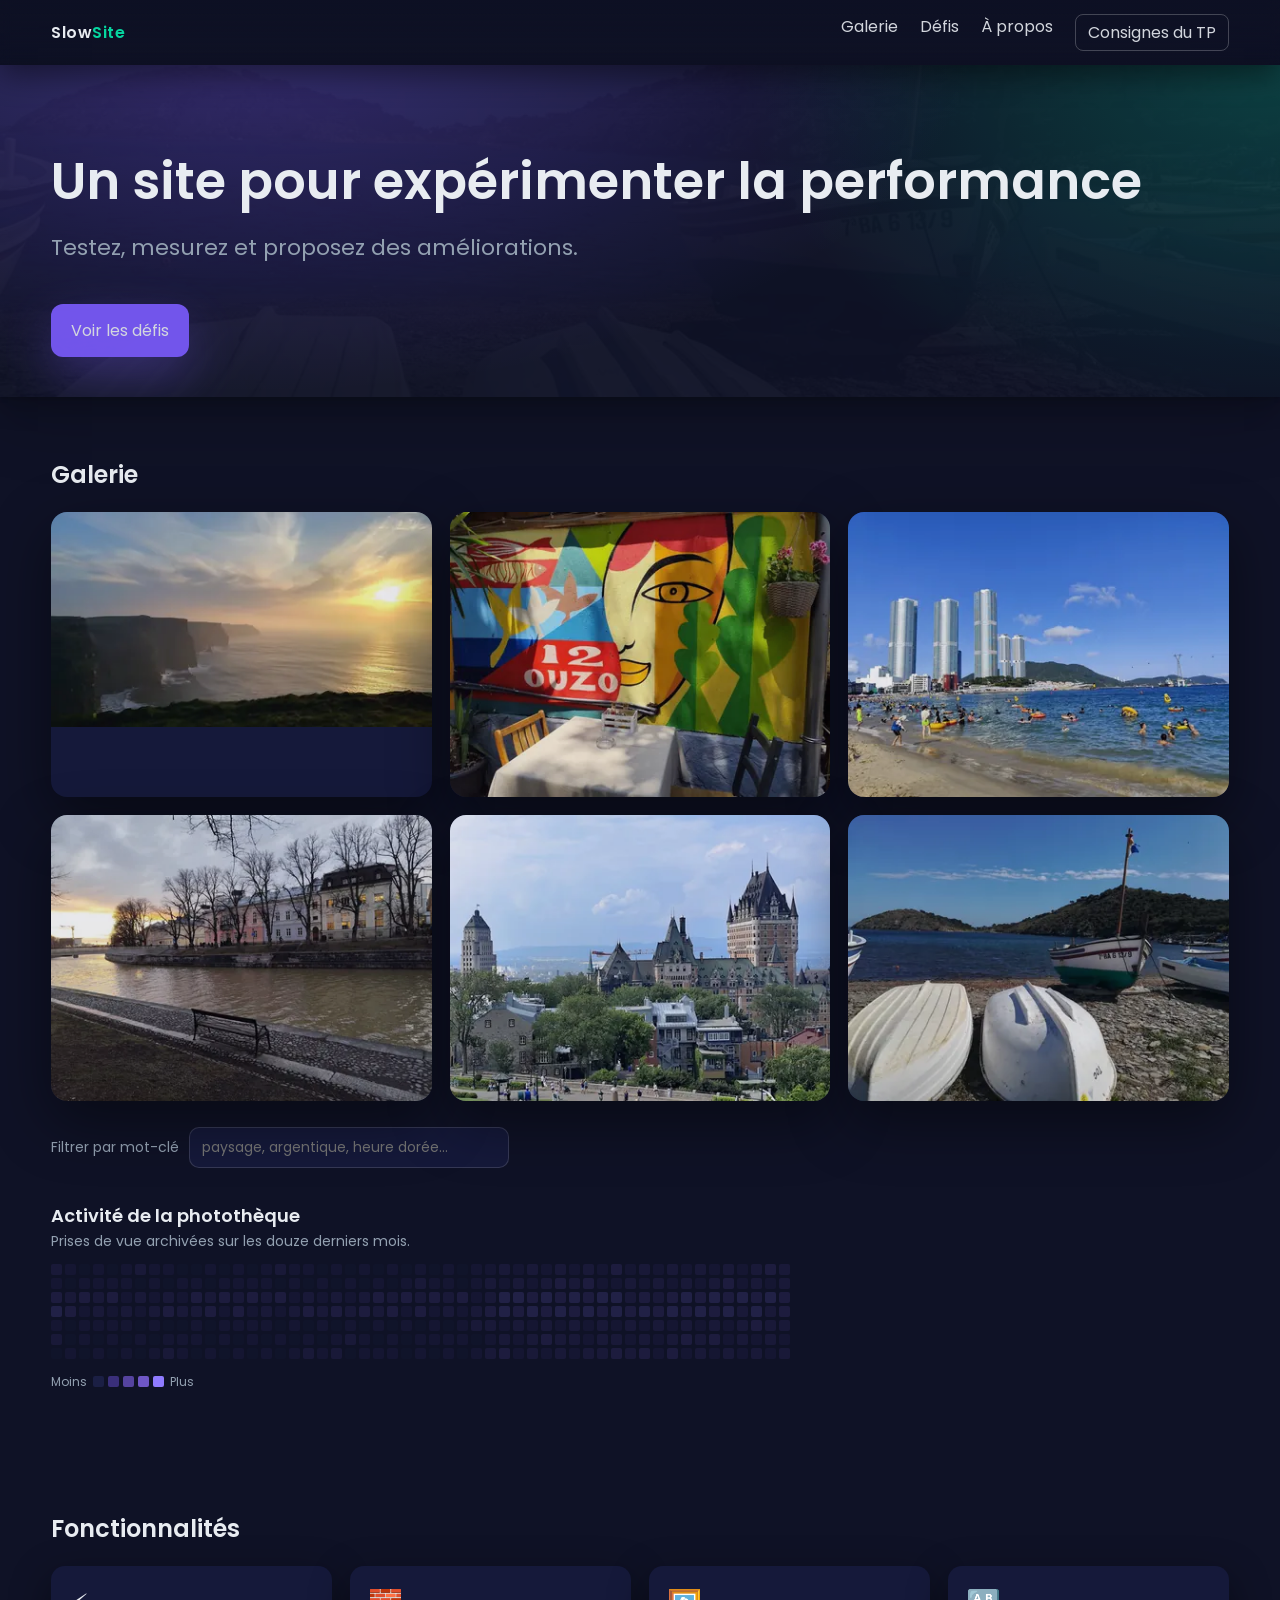
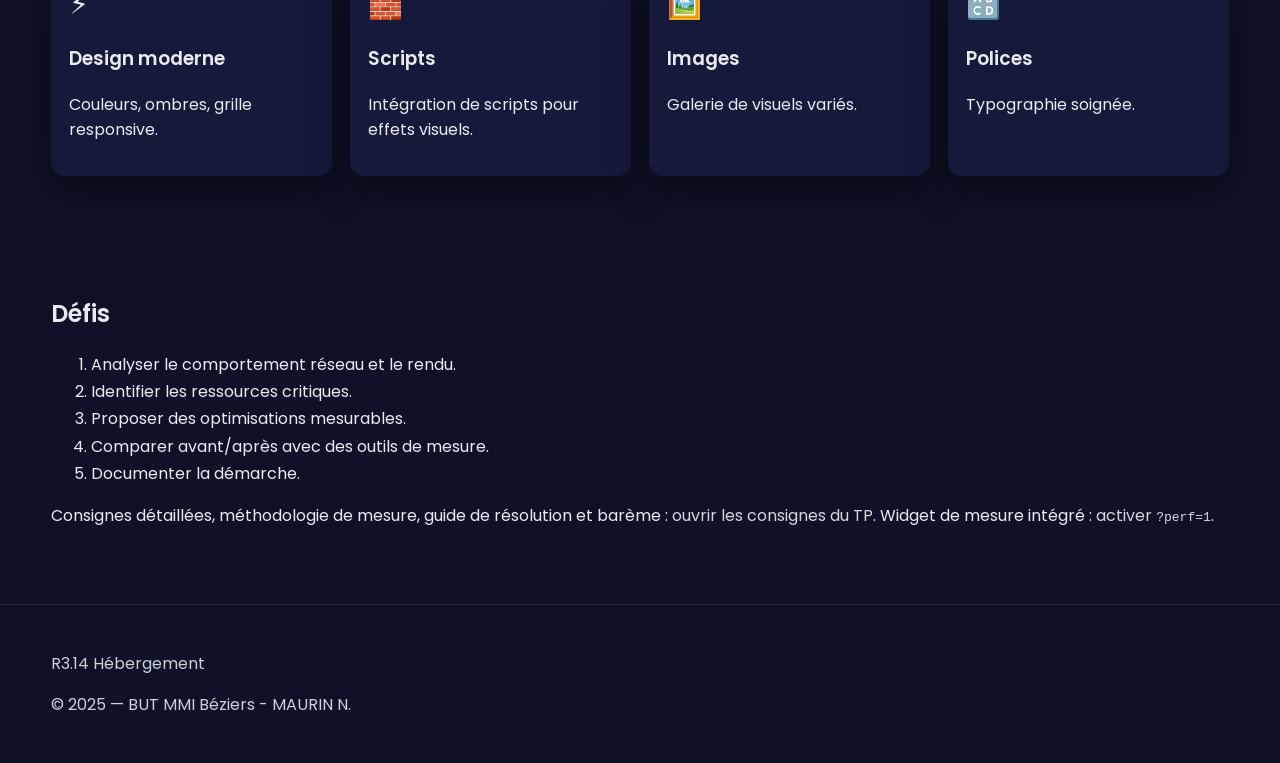
<file: index.html>
<!DOCTYPE html>
<html lang="fr">
  <head>
    <meta charset="utf-8" />
    <meta name="viewport" content="width=device-width, initial-scale=1" />
    <title>Site non optimisé...</title>

    <link rel="icon" type="image/svg+xml" href="img/favicon.svg" />
    <link rel="icon" type="image/png" sizes="32x32" href="img/favicon.png" />
    <link rel="preload" as="font" type="font/woff2" href="fonts/poppins-400-latin.woff2" crossorigin />
    <link rel="preload" as="font" type="font/woff2" href="fonts/poppins-600-latin.woff2" crossorigin />

    <link rel="stylesheet" href="css/styles.css" />

    <script src="js/app.js" defer></script>

    <!-- ===== Infrastructure du TP : hors exercice =====================
         Le bouton « Consignes » et sa fenêtre ne font pas partie du site à
         optimiser. Inutile de les analyser, les optimiser ou les supprimer.
         Volontairement en ligne : aucune requête supplémentaire, et rien ne
         casse quand vous réécrivez css/styles.css ou js/app.js.
         ================================================================ -->
    <style>
      .tp-link{border:1px solid rgba(255,255,255,.25);border-radius:8px;padding:5px 12px}
      .tp-link:hover{background:rgba(255,255,255,.08)}
      /* Cette entrée de menu supplémentaire fait déborder la barre sur petit
         écran : on autorise le retour à la ligne. */
      @media (max-width:640px){
        .menu{flex-wrap:wrap;justify-content:flex-end;gap:8px 14px}
      }
      #tp-modal{width:min(1000px,94vw);height:min(86vh,900px);padding:0;border:0;
        border-radius:14px;background:#0f1226;color:#E8ECF1;overflow:hidden}
      #tp-modal::backdrop{background:rgba(4,6,18,.72)}
      .tp-modal-bar{display:flex;align-items:center;justify-content:space-between;
        gap:12px;padding:10px 14px;border-bottom:1px solid rgba(255,255,255,.12);
        font:600 15px/1.3 system-ui,Segoe UI,Roboto,Arial,sans-serif}
      .tp-modal-bar button{background:transparent;color:#E8ECF1;cursor:pointer;
        border:1px solid rgba(255,255,255,.25);border-radius:8px;padding:5px 11px;font:inherit}
      .tp-modal-bar button:hover{background:rgba(255,255,255,.1)}
      #tp-modal iframe{display:block;width:100%;height:calc(100% - 45px);border:0}
    </style>
  </head>
  <body>
    <div class="topbar">
      <div class="container nav">
        <div class="logo">Slow<span>Site</span></div>
        <div class="menu">
          <a href="#galerie">Galerie</a>
          <a href="#defis">Défis</a>
          <a href="#apropos">À propos</a>
          <a class="tp-link js-consignes" href="consignes.html">Consignes du TP</a>
        </div>
      </div>
    </div>

    <div class="hero">
      <div class="container hero-inner">
        <div class="hero-text">
          <h1>Un site pour expérimenter la performance</h1>
          <p>Testez, mesurez et proposez des améliorations.</p>
          <a class="cta" href="#defis">Voir les défis</a>
        </div>
      </div>
    </div>

    <div id="galerie" class="section gallery">
      <div class="container">
        <h2>Galerie</h2>
        <div class="grid">
          <div class="card" data-mots="paysage montagne aube brume grand angle">
            <a href="img1.html"><img src="img/img1-800.webp"
                 srcset="img/img1-400.webp 400w, img/img1-800.webp 800w, img/img1-1200.webp 1200w"
                 sizes="(max-width:560px) 92vw, (max-width:900px) calc(46vw - 9px), (max-width:1304px) calc(30.67vw - 12px), 388px"
                 width="800" height="452" decoding="async" alt="Image 1" /></a>
          </div>
          <div class="card" data-mots="architecture ville façade contraste élevé">
            <a href="img2.html"><img src="img/img2-800.webp"
                 srcset="img/img2-400.webp 400w, img/img2-800.webp 800w, img/img2-1200.webp 1200w"
                 sizes="(max-width:560px) 92vw, (max-width:900px) calc(46vw - 9px), (max-width:1304px) calc(30.67vw - 12px), 388px"
                 width="800" height="600" decoding="async" alt="Image 2" /></a>
          </div>
          <div class="card" data-mots="portrait studio clair-obscur noir profond">
            <a href="img3.html"><img src="img/img3-800.webp"
                 srcset="img/img3-400.webp 400w, img/img3-800.webp 800w, img/img3-1200.webp 1200w"
                 sizes="(max-width:560px) 92vw, (max-width:900px) calc(46vw - 9px), (max-width:1304px) calc(30.67vw - 12px), 388px"
                 width="800" height="600" decoding="async" alt="Image 3" /></a>
          </div>
          <div class="card" data-mots="littoral falaise heure dorée pose longue">
            <a href="img4.html"><img src="img/img4-800.webp"
                 srcset="img/img4-400.webp 400w, img/img4-800.webp 800w, img/img4-1200.webp 1200w"
                 sizes="(max-width:560px) 92vw, (max-width:900px) calc(46vw - 9px), (max-width:1304px) calc(30.67vw - 12px), 388px"
                 width="800" height="600" loading="lazy" decoding="async" alt="Image 4" /></a>
          </div>
          <div class="card" data-mots="photo de rue ruelle silhouette monochrome">
            <a href="img5.html"><img src="img/img5-800.webp"
                 srcset="img/img5-400.webp 400w, img/img5-800.webp 800w, img/img5-1200.webp 1200w"
                 sizes="(max-width:560px) 92vw, (max-width:900px) calc(46vw - 9px), (max-width:1304px) calc(30.67vw - 12px), 388px"
                 width="800" height="600" loading="lazy" decoding="async" alt="Image 5" /></a>
          </div>
          <div class="card" data-mots="forêt sentier lumière rasante macro">
            <a href="img6.html"><img src="img/img6-800.webp"
                 srcset="img/img6-400.webp 400w, img/img6-800.webp 800w, img/img6-1200.webp 1200w"
                 sizes="(max-width:560px) 92vw, (max-width:900px) calc(46vw - 9px), (max-width:1304px) calc(30.67vw - 12px), 388px"
                 width="800" height="600" loading="lazy" decoding="async" alt="Image 6" /></a>
          </div>
        </div>
        <div class="gallery-filter">
          <label for="q">Filtrer par mot-clé</label>
          <input id="q" type="search" list="motscles" autocomplete="off"
                 placeholder="paysage, argentique, heure dorée…" />
          <datalist id="motscles"></datalist>
          <p id="filter-info" class="filter-info"></p>
        </div>

        <div class="activity">
          <h3 class="activity-title">Activité de la photothèque</h3>
          <p class="activity-sub">Prises de vue archivées sur les douze derniers mois.</p>
          <div class="activity-scroll">
            <div id="calendrier" class="calendar"></div>
          </div>
          <p class="activity-legend">
            <span>Moins</span>
            <i class="lvl lvl-0"></i><i class="lvl lvl-1"></i><i class="lvl lvl-2"></i><i class="lvl lvl-3"></i><i class="lvl lvl-4"></i>
            <span>Plus</span>
          </p>
        </div>
      </div>
    </div>

    <div id="apropos" class="section features">
      <div class="container">
        <h2>Fonctionnalités</h2>
        <div class="features-grid">
          <div class="feature">
            <div class="icon">⚡</div>
            <h3>Design moderne</h3>
            <p>Couleurs, ombres, grille responsive.</p>
          </div>
          <div class="feature">
            <div class="icon">🧱</div>
            <h3>Scripts</h3>
            <p>Intégration de scripts pour effets visuels.</p>
          </div>
          <div class="feature">
            <div class="icon">🖼️</div>
            <h3>Images</h3>
            <p>Galerie de visuels variés.</p>
          </div>
          <div class="feature">
            <div class="icon">🔠</div>
            <h3>Polices</h3>
            <p>Typographie soignée.</p>
          </div>
        </div>
      </div>
    </div>

    <div id="defis" class="section challenges">
      <div class="container">
        <h2>Défis</h2>
        <ol>
          <li>Analyser le comportement réseau et le rendu.</li>
          <li>Identifier les ressources critiques.</li>
          <li>Proposer des optimisations mesurables.</li>
          <li>Comparer avant/après avec des outils de mesure.</li>
          <li>Documenter la démarche.</li>
        </ol>
        <p>
          Consignes détaillées, méthodologie de mesure, guide de résolution et
          barème : <a class="js-consignes" href="consignes.html">ouvrir les
          consignes du TP</a>. Widget de mesure intégré :
          <a href="?perf=1">activer <code>?perf=1</code></a>.
        </p>
      </div>
    </div>

    <div class="footer">
      <div class="container">
        <p>R3.14 Hébergement</p>
        <p>© 2025 — BUT MMI Béziers - MAURIN N.</p>
      </div>
    </div>

    <!-- ===== Infrastructure du TP : hors exercice ===================== -->
    <dialog id="tp-modal" aria-labelledby="tp-modal-titre">
      <div class="tp-modal-bar">
        <span id="tp-modal-titre">Consignes du TP</span>
        <span>
          <a class="tp-link" href="consignes.html" target="_blank" rel="noopener">Ouvrir dans un onglet</a>
          <button type="button" data-tp-close>Fermer</button>
        </span>
      </div>
      <iframe title="Consignes du TP" data-src="consignes.html"></iframe>
    </dialog>

    <script>
      /* Ouvre les consignes en fenêtre modale. Sans JavaScript, ou si
         <dialog> n'est pas supporté, les liens naviguent normalement vers
         consignes.html : le contenu reste accessible dans tous les cas.
         L'iframe n'est chargée qu'à la première ouverture, pour ne rien
         ajouter au chargement de la page mesurée. */
      (function () {
        var modal = document.getElementById('tp-modal');
        var liens = document.querySelectorAll('.js-consignes');
        if (!modal || !liens.length || typeof modal.showModal !== 'function') return;

        var frame = modal.querySelector('iframe');
        for (var i = 0; i < liens.length; i++) {
          liens[i].addEventListener('click', function (e) {
            e.preventDefault();
            if (!frame.getAttribute('src')) {
              frame.setAttribute('src', frame.dataset.src);
            }
            modal.showModal();
          });
        }
        modal.querySelector('[data-tp-close]').addEventListener('click', function () {
          modal.close();
        });
        // Échap ne remonte pas d'une iframe vers le <dialog> parent : on
        // écoute donc aussi dans le document embarqué (même origine).
        frame.addEventListener('load', function () {
          try {
            frame.contentDocument.addEventListener('keydown', function (e) {
              if (e.key === 'Escape') modal.close();
            });
          } catch (err) { /* origine différente : la touche Échap n'agira pas */ }
        });
        // Clic sur le fond sombre : la cible est alors le <dialog> lui-même.
        modal.addEventListener('click', function (e) {
          if (e.target === modal) modal.close();
        });
      })();
      /* ================================================================ */

      if (new URLSearchParams(location.search).has('perf')) {
        var s = document.createElement('script');
        s.src = 'js/metrics.js';
        s.defer = true;
        document.head.appendChild(s);
      }
    </script>
  </body>
</html>
</file>
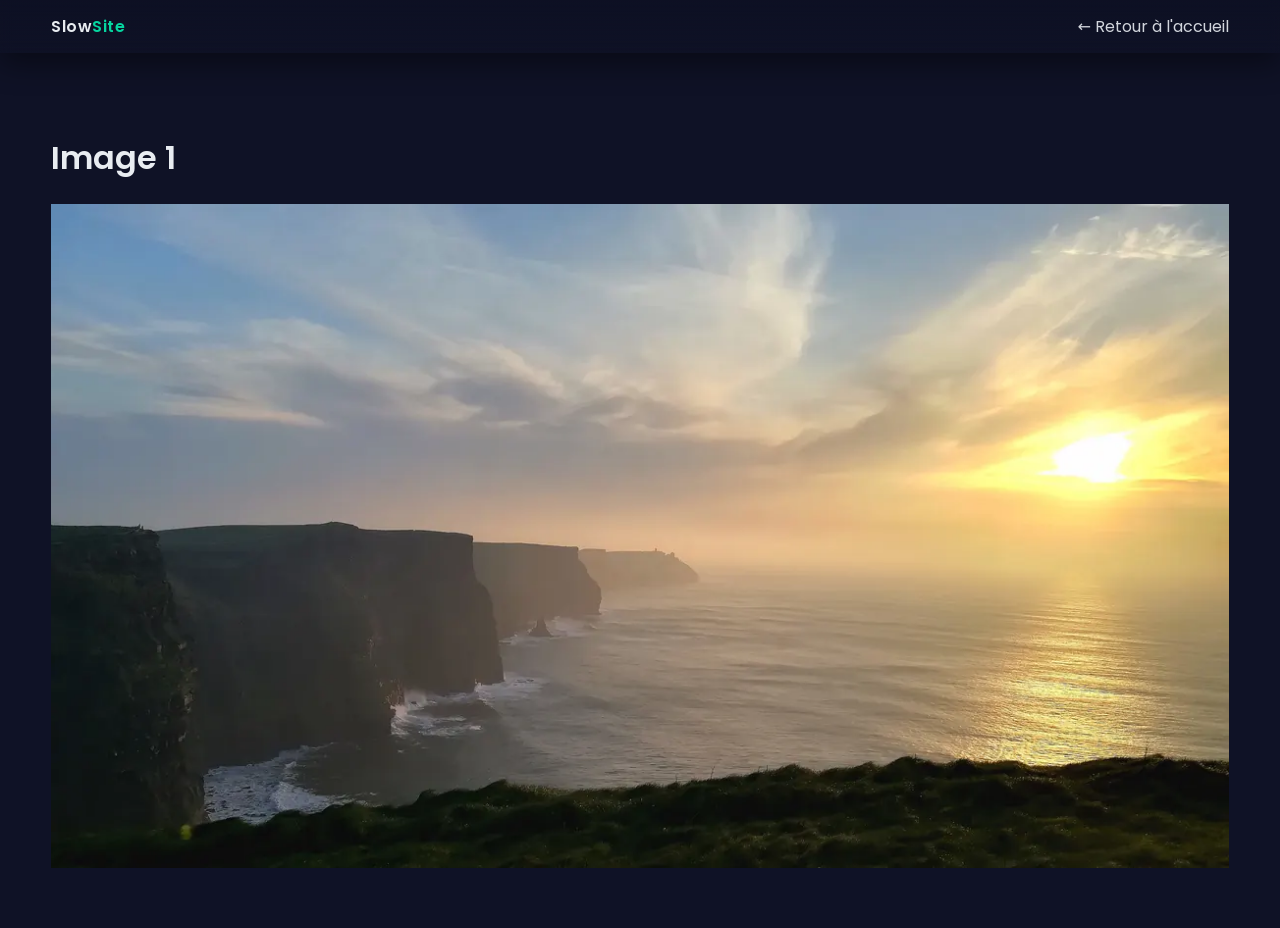
<file: img1.html>
<!DOCTYPE html>
<html lang="fr">
<head>
  <meta charset="utf-8" />
  <meta name="viewport" content="width=device-width, initial-scale=1" />
  <title>Image 1</title>
  <link rel="icon" type="image/svg+xml" href="img/favicon.svg">
  <link rel="icon" type="image/png" sizes="32x32" href="img/favicon.png">
  <link rel="stylesheet" href="css/styles.css">
</head>
<body>
  <div class="topbar"><div class="container nav"><div class="logo">Slow<span>Site</span></div><div class="menu"><a href="index.html">← Retour à l'accueil</a></div></div></div>
  <div class="section image-page"><div class="container">
    <h1>Image 1</h1>
    <div class="image-wrapper"><img src="img/img1-1200.webp" srcset="img/img1-800.webp 800w, img/img1-1200.webp 1200w, img/img1-2400.webp 2400w" sizes="(max-width:1304px) 92vw, 1200px" width="2400" height="1355" fetchpriority="high" alt="Image 1"></div>
  </div></div>
  <script>
    if (new URLSearchParams(location.search).has('perf')) {
      var s = document.createElement('script');
      s.src = 'js/metrics.js'; s.defer = true; document.head.appendChild(s);
    }
  </script>
</body>
</html>
</file>
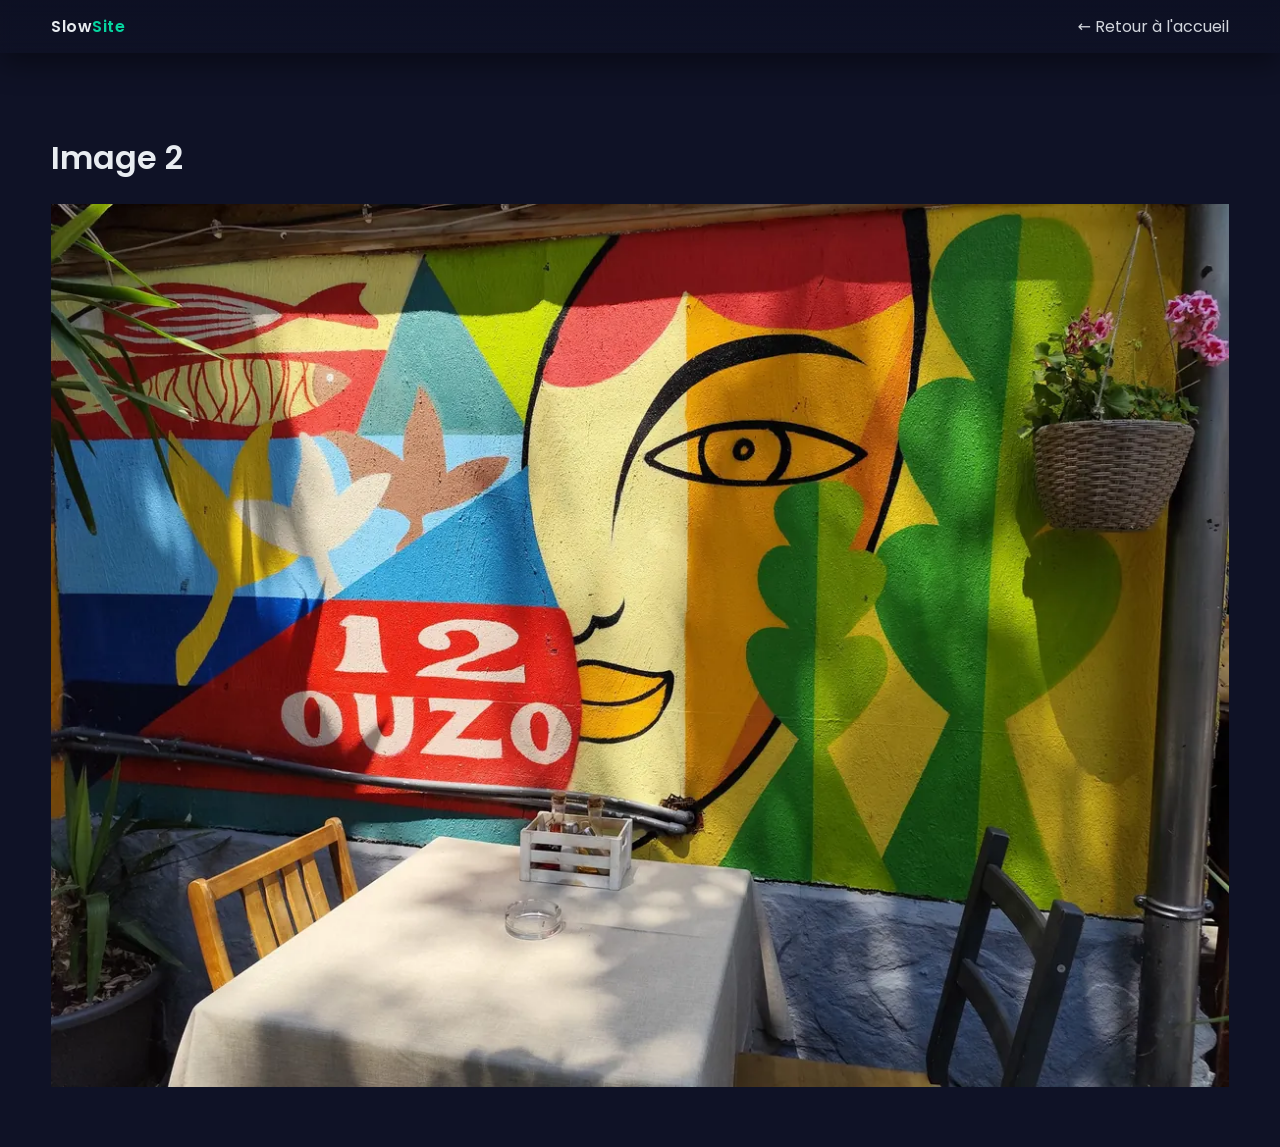
<file: img2.html>
<!DOCTYPE html>
<html lang="fr">
<head>
  <meta charset="utf-8" />
  <meta name="viewport" content="width=device-width, initial-scale=1" />
  <title>Image 2</title>
  <link rel="icon" type="image/svg+xml" href="img/favicon.svg">
  <link rel="icon" type="image/png" sizes="32x32" href="img/favicon.png">
  <link rel="stylesheet" href="css/styles.css">
</head>
<body>
  <div class="topbar"><div class="container nav"><div class="logo">Slow<span>Site</span></div><div class="menu"><a href="index.html">← Retour à l'accueil</a></div></div></div>
  <div class="section image-page"><div class="container">
    <h1>Image 2</h1>
    <div class="image-wrapper"><img src="img/img2-1200.webp" srcset="img/img2-800.webp 800w, img/img2-1200.webp 1200w, img/img2-2040.webp 2040w" sizes="(max-width:1304px) 92vw, 1200px" width="2040" height="1530" fetchpriority="high" alt="Image 2"></div>
  </div></div>
  <script>
    if (new URLSearchParams(location.search).has('perf')) {
      var s = document.createElement('script');
      s.src = 'js/metrics.js'; s.defer = true; document.head.appendChild(s);
    }
  </script>
</body>
</html>
</file>
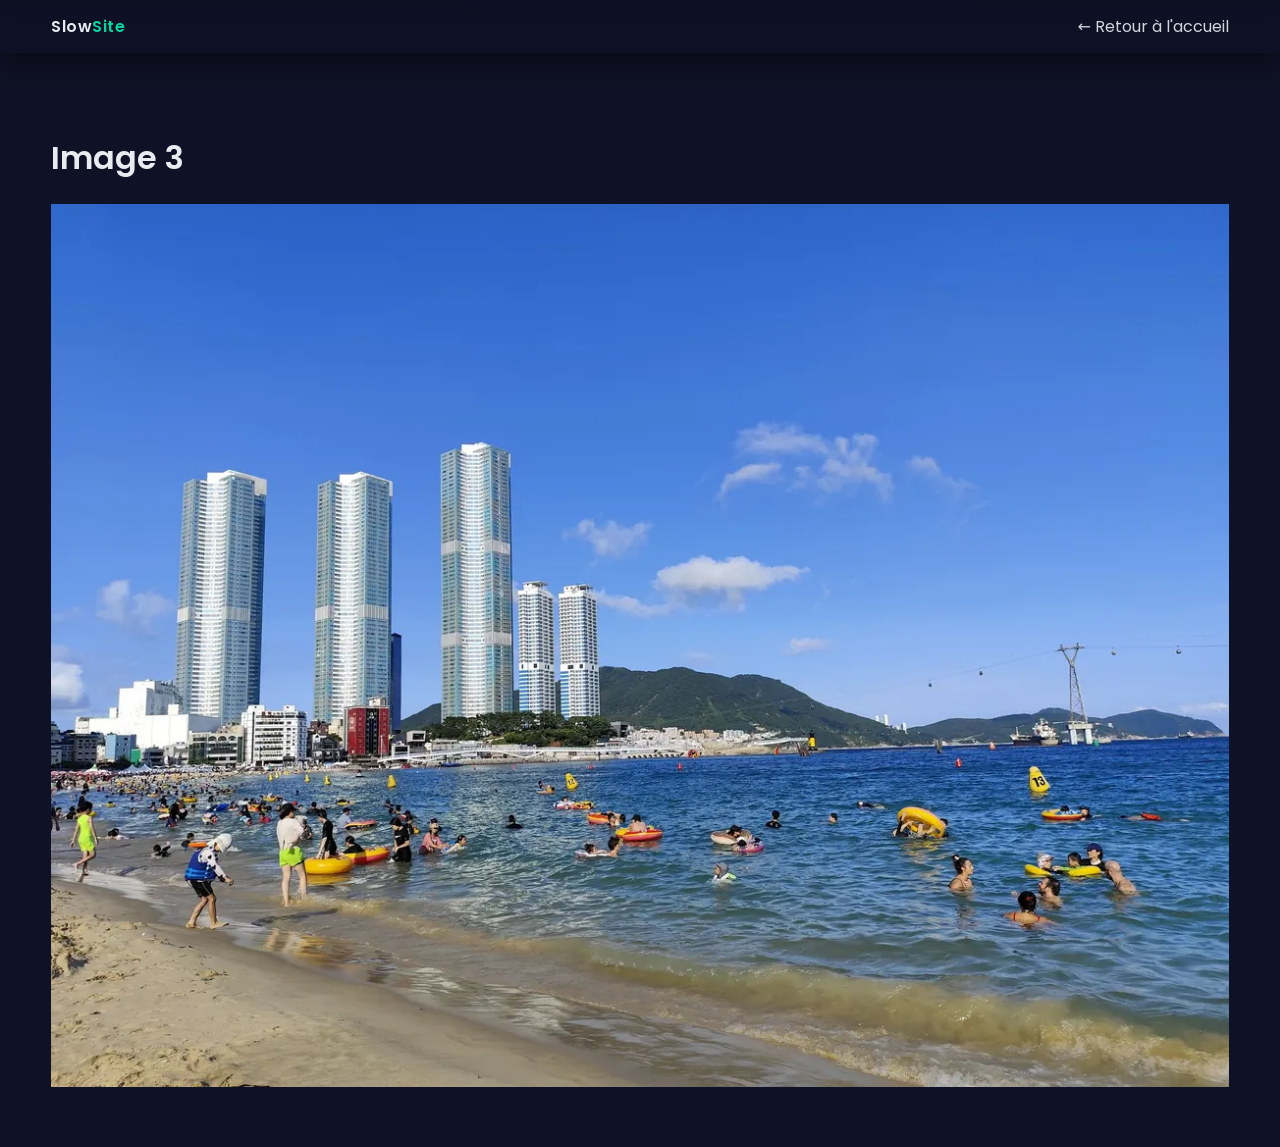
<file: img3.html>
<!DOCTYPE html>
<html lang="fr">
<head>
  <meta charset="utf-8" />
  <meta name="viewport" content="width=device-width, initial-scale=1" />
  <title>Image 3</title>
  <link rel="icon" type="image/svg+xml" href="img/favicon.svg">
  <link rel="icon" type="image/png" sizes="32x32" href="img/favicon.png">
  <link rel="stylesheet" href="css/styles.css">
</head>
<body>
  <div class="topbar"><div class="container nav"><div class="logo">Slow<span>Site</span></div><div class="menu"><a href="index.html">← Retour à l'accueil</a></div></div></div>
  <div class="section image-page"><div class="container">
    <h1>Image 3</h1>
    <div class="image-wrapper"><img src="img/img3-1200.webp" srcset="img/img3-800.webp 800w, img/img3-1200.webp 1200w, img/img3-2040.webp 2040w" sizes="(max-width:1304px) 92vw, 1200px" width="2040" height="1530" fetchpriority="high" alt="Image 3"></div>
  </div></div>
  <script>
    if (new URLSearchParams(location.search).has('perf')) {
      var s = document.createElement('script');
      s.src = 'js/metrics.js'; s.defer = true; document.head.appendChild(s);
    }
  </script>
</body>
</html>
</file>
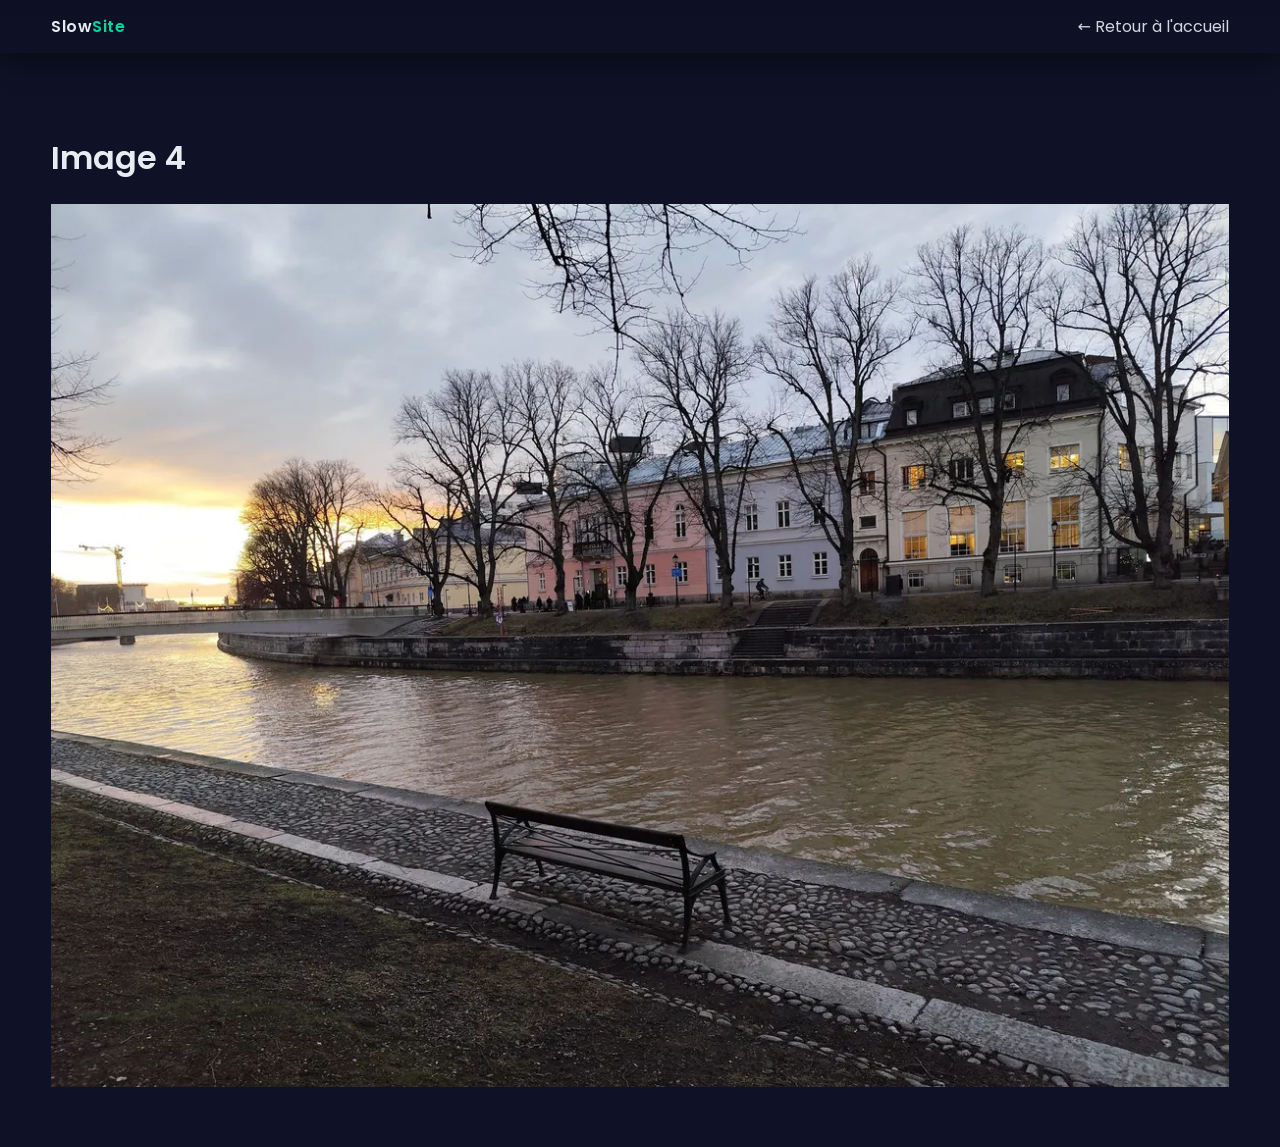
<file: img4.html>
<!DOCTYPE html>
<html lang="fr">
<head>
  <meta charset="utf-8" />
  <meta name="viewport" content="width=device-width, initial-scale=1" />
  <title>Image 4</title>
  <link rel="icon" type="image/svg+xml" href="img/favicon.svg">
  <link rel="icon" type="image/png" sizes="32x32" href="img/favicon.png">
  <link rel="stylesheet" href="css/styles.css">
</head>
<body>
  <div class="topbar"><div class="container nav"><div class="logo">Slow<span>Site</span></div><div class="menu"><a href="index.html">← Retour à l'accueil</a></div></div></div>
  <div class="section image-page"><div class="container">
    <h1>Image 4</h1>
    <div class="image-wrapper"><img src="img/img4-1200.webp" srcset="img/img4-800.webp 800w, img/img4-1200.webp 1200w, img/img4-2040.webp 2040w" sizes="(max-width:1304px) 92vw, 1200px" width="2040" height="1530" fetchpriority="high" alt="Image 4"></div>
  </div></div>
  <script>
    if (new URLSearchParams(location.search).has('perf')) {
      var s = document.createElement('script');
      s.src = 'js/metrics.js'; s.defer = true; document.head.appendChild(s);
    }
  </script>
</body>
</html>
</file>
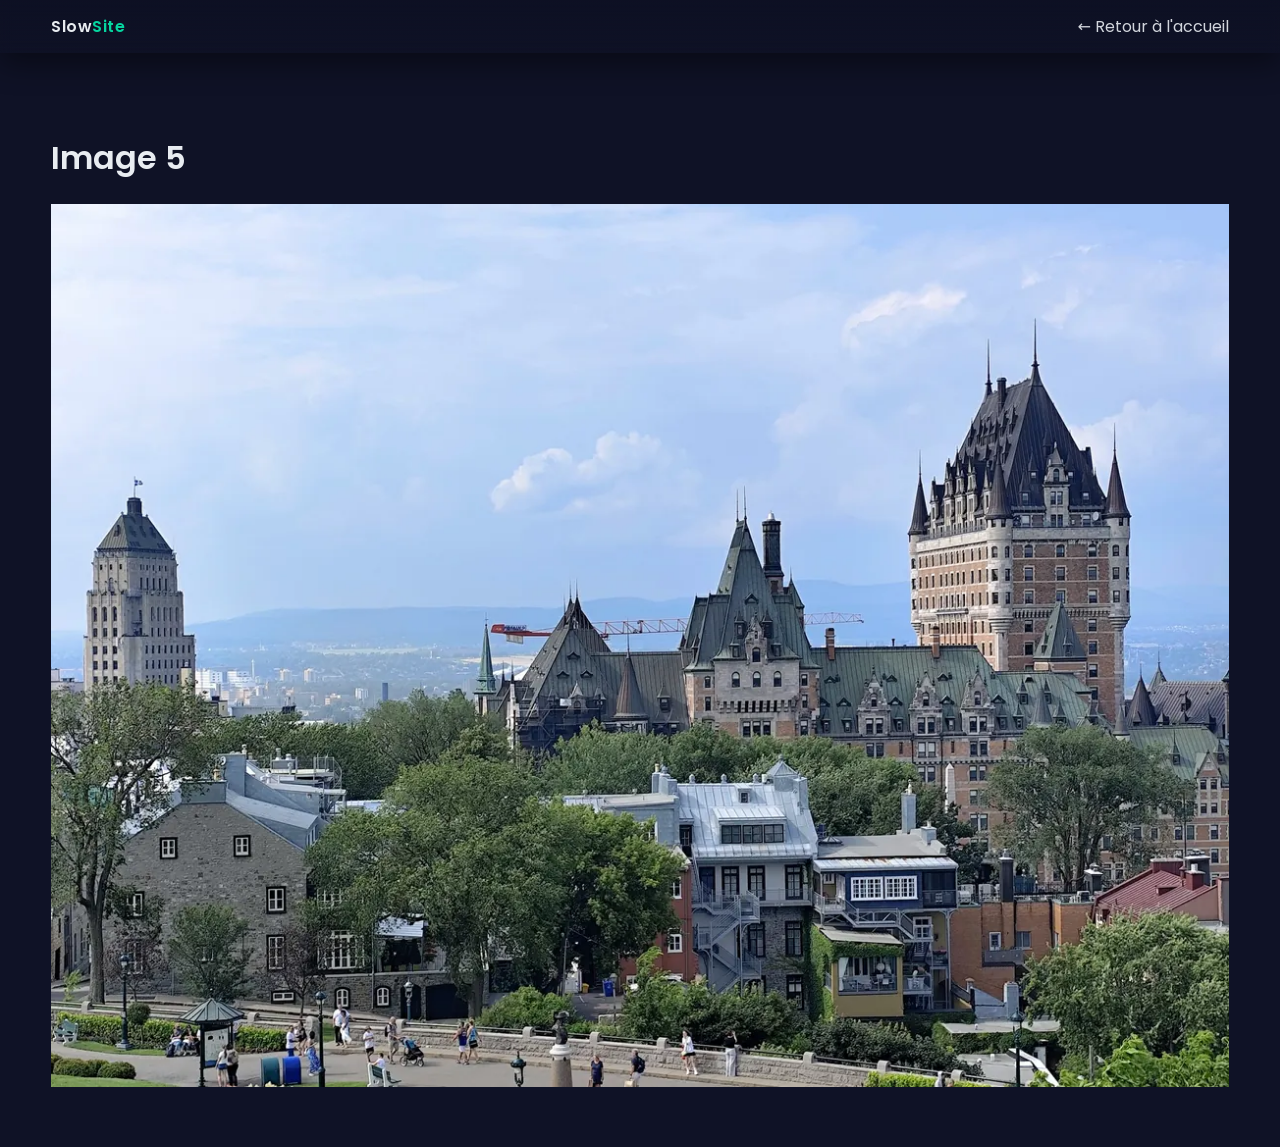
<file: img5.html>
<!DOCTYPE html>
<html lang="fr">
<head>
  <meta charset="utf-8" />
  <meta name="viewport" content="width=device-width, initial-scale=1" />
  <title>Image 5</title>
  <link rel="icon" type="image/svg+xml" href="img/favicon.svg">
  <link rel="icon" type="image/png" sizes="32x32" href="img/favicon.png">
  <link rel="stylesheet" href="css/styles.css">
</head>
<body>
  <div class="topbar"><div class="container nav"><div class="logo">Slow<span>Site</span></div><div class="menu"><a href="index.html">← Retour à l'accueil</a></div></div></div>
  <div class="section image-page"><div class="container">
    <h1>Image 5</h1>
    <div class="image-wrapper"><img src="img/img5-1200.webp" srcset="img/img5-800.webp 800w, img/img5-1200.webp 1200w, img/img5-2040.webp 2040w" sizes="(max-width:1304px) 92vw, 1200px" width="2040" height="1530" fetchpriority="high" alt="Image 5"></div>
  </div></div>
  <script>
    if (new URLSearchParams(location.search).has('perf')) {
      var s = document.createElement('script');
      s.src = 'js/metrics.js'; s.defer = true; document.head.appendChild(s);
    }
  </script>
</body>
</html>
</file>
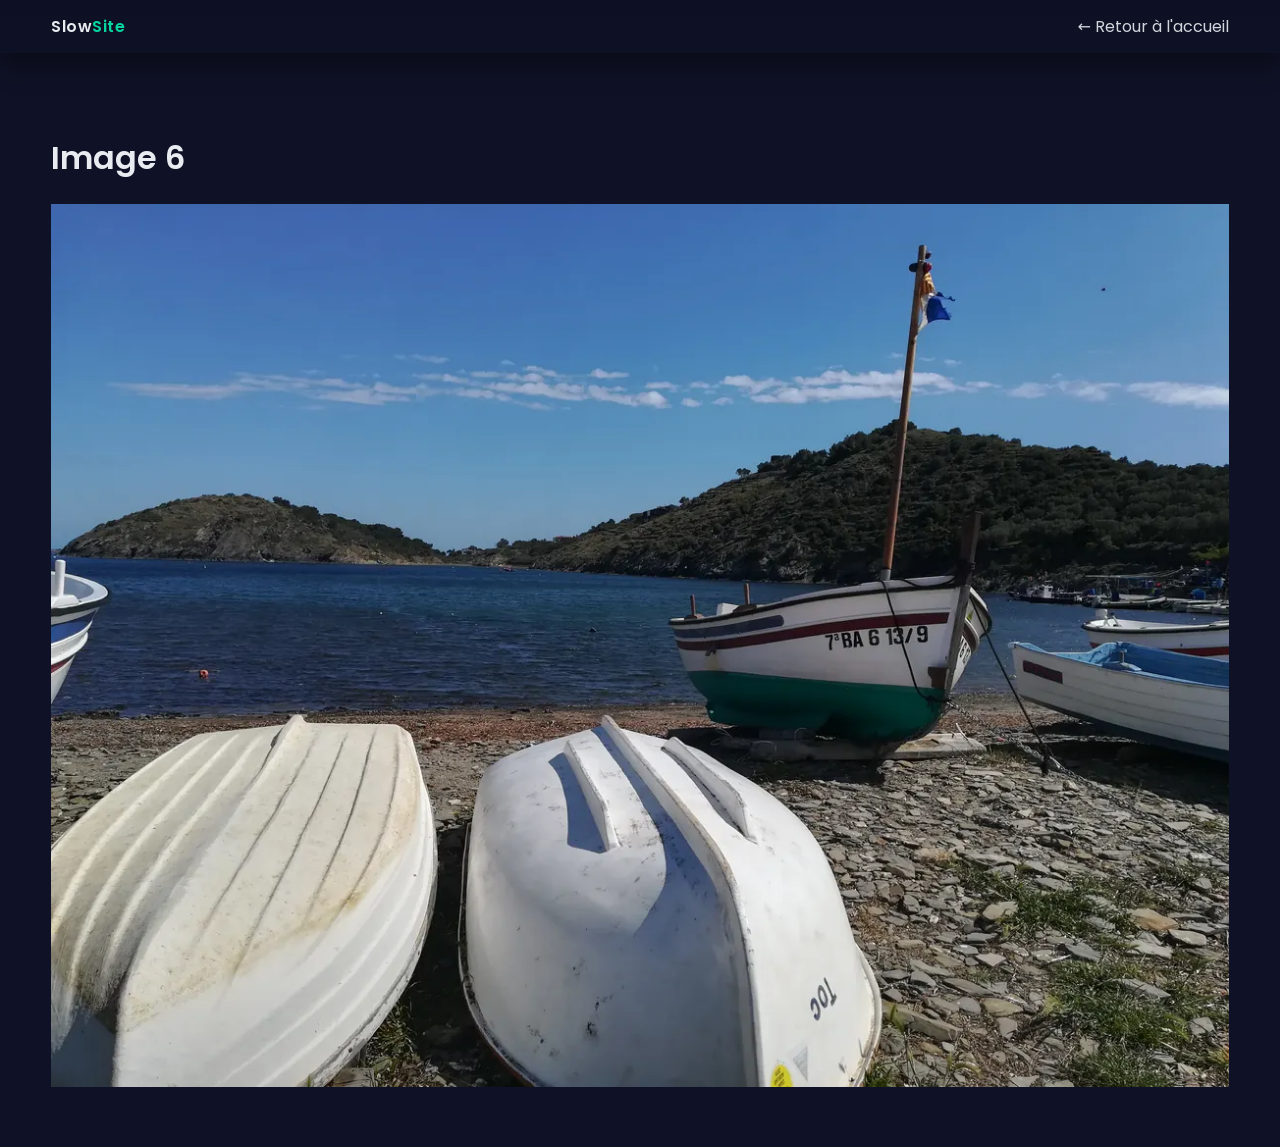
<file: img6.html>
<!DOCTYPE html>
<html lang="fr">
<head>
  <meta charset="utf-8" />
  <meta name="viewport" content="width=device-width, initial-scale=1" />
  <title>Image 6</title>
  <link rel="icon" type="image/svg+xml" href="img/favicon.svg">
  <link rel="icon" type="image/png" sizes="32x32" href="img/favicon.png">
  <link rel="stylesheet" href="css/styles.css">
</head>
<body>
  <div class="topbar"><div class="container nav"><div class="logo">Slow<span>Site</span></div><div class="menu"><a href="index.html">← Retour à l'accueil</a></div></div></div>
  <div class="section image-page"><div class="container">
    <h1>Image 6</h1>
    <div class="image-wrapper"><img src="img/img6-1200.webp" srcset="img/img6-800.webp 800w, img/img6-1200.webp 1200w, img/img6-2400.webp 2400w" sizes="(max-width:1304px) 92vw, 1200px" width="2400" height="1800" fetchpriority="high" alt="Image 6"></div>
  </div></div>
  <script>
    if (new URLSearchParams(location.search).has('perf')) {
      var s = document.createElement('script');
      s.src = 'js/metrics.js'; s.defer = true; document.head.appendChild(s);
    }
  </script>
</body>
</html>
</file>
<file: css/styles.css>
/* Poppins auto-hébergée : seules les graisses utilisées (400 texte, 600 titres), affichage immédiat en police système. */
@font-face{font-family:'Poppins';font-style:normal;font-weight:400;font-display:swap;src:url('../fonts/poppins-400-latin-ext.woff2') format('woff2');unicode-range:U+0100-02BA,U+02BD-02C5,U+02C7-02CC,U+02CE-02D7,U+02DD-02FF,U+0304,U+0308,U+0329,U+1D00-1DBF,U+1E00-1E9F,U+1EF2-1EFF,U+2020,U+20A0-20AB,U+20AD-20C4,U+2113,U+2C60-2C7F,U+A720-A7FF}
@font-face{font-family:'Poppins';font-style:normal;font-weight:400;font-display:swap;src:url('../fonts/poppins-400-latin.woff2') format('woff2');unicode-range:U+0000-00FF,U+0131,U+0152-0153,U+02BB-02BC,U+02C6,U+02DA,U+02DC,U+0304,U+0308,U+0329,U+2000-206F,U+20AC,U+2122,U+2191,U+2193,U+2212,U+2215,U+FEFF,U+FFFD}
@font-face{font-family:'Poppins';font-style:normal;font-weight:600;font-display:swap;src:url('../fonts/poppins-600-latin-ext.woff2') format('woff2');unicode-range:U+0100-02BA,U+02BD-02C5,U+02C7-02CC,U+02CE-02D7,U+02DD-02FF,U+0304,U+0308,U+0329,U+1D00-1DBF,U+1E00-1E9F,U+1EF2-1EFF,U+2020,U+20A0-20AB,U+20AD-20C4,U+2113,U+2C60-2C7F,U+A720-A7FF}
@font-face{font-family:'Poppins';font-style:normal;font-weight:600;font-display:swap;src:url('../fonts/poppins-600-latin.woff2') format('woff2');unicode-range:U+0000-00FF,U+0131,U+0152-0153,U+02BB-02BC,U+02C6,U+02DA,U+02DC,U+0304,U+0308,U+0329,U+2000-206F,U+20AC,U+2122,U+2191,U+2193,U+2212,U+2215,U+FEFF,U+FFFD}
:root{--bg:#0f1226;--fg:#E8ECF1;--muted:#93A1B1;--primary:#7C5CFF;--accent:#06D6A0;--card:#15193A;--shadow:rgba(0,0,0,0.45)}
*{box-sizing:border-box}
html,body{margin:0;padding:0;background:var(--bg);color:var(--fg);font-family:'Poppins',system-ui,Segoe UI,Roboto,Arial,sans-serif}
.container{width:min(1200px,92%);margin:0 auto}
a{color:var(--fg);text-decoration:none;opacity:.9}a:hover{opacity:1}
.topbar{position:sticky;top:0;backdrop-filter:blur(6px);background:linear-gradient(180deg,rgba(13,16,35,.8),rgba(13,16,35,.2));z-index:10;box-shadow:0 10px 30px var(--shadow)}
.nav{display:flex;align-items:center;justify-content:space-between;padding:14px 0}
.logo{font-weight:700;letter-spacing:.5px}.logo span{color:var(--accent)}.menu{display:flex;gap:22px}
.hero{position:relative;overflow:hidden;padding:90px 0 40px;box-shadow:0 2px 4px rgba(0,0,0,.14),0 8px 24px rgba(0,0,0,.22),0 24px 60px rgba(0,0,0,.18);background:radial-gradient(1200px 600px at 20% -10%, rgba(124,92,255,.35), transparent 60%), radial-gradient(900px 600px at 100% 0%, rgba(6,214,160,.25), transparent 60%)}
/* Texture d'arrière-plan du bandeau (4 % d'opacité). */
.hero::before{content:"";position:absolute;inset:0;background:url('../img/hero-bg.webp') center / cover no-repeat;opacity:.04;pointer-events:none}
.hero-inner{position:relative;z-index:1;display:grid;grid-template-columns:1fr;gap:28px}
.hero h1{font-size:clamp(28px,4vw,56px);line-height:1.05;margin:0 0 10px}
.hero p{font-size:clamp(16px,1.8vw,22px);color:var(--muted)}
.highlight{color:var(--accent)}
.cta{display:inline-block;margin-top:18px;background:var(--primary);padding:14px 20px;border-radius:12px;box-shadow:0 20px 50px rgba(124,92,255,.35);transition:transform .2s ease, box-shadow .2s ease}
.cta:hover{transform:translateY(-2px);box-shadow:0 28px 60px rgba(124,92,255,.45)}
.section{padding:60px 0}.section h2{margin:0 0 20px}
.gallery .grid{display:grid;grid-template-columns:repeat(3,1fr);gap:18px}
.card{background:var(--card);border-radius:16px;overflow:hidden;box-shadow:0 20px 60px var(--shadow)}
.card img{display:block;width:100%;height:auto;opacity:0;transition:opacity .6s ease}
.card img.loaded{opacity:1}
.features-grid{display:grid;grid-template-columns:repeat(4,1fr);gap:18px}
.feature{background:var(--card);padding:18px;border-radius:14px;box-shadow:0 14px 40px var(--shadow)}
.feature .icon{font-size:28px}
.challenges ol{line-height:1.7}
.footer{padding:30px 0;border-top:1px solid rgba(255,255,255,.08);color:#c9d1d9}
.image-wrapper img{display:block;max-width:100%;height:auto}
@media (max-width:900px){.features-grid{grid-template-columns:repeat(2,1fr)}.gallery .grid{grid-template-columns:repeat(2,1fr)}}
@media (max-width:560px){.features-grid{grid-template-columns:1fr}.gallery .grid{grid-template-columns:1fr}}

/* --- Filtrage de la galerie --- */
.gallery-filter{display:flex;align-items:center;flex-wrap:wrap;gap:10px;margin-top:26px}
.gallery-filter label{color:var(--muted);font-size:14px}
.gallery-filter input{background:var(--card);color:var(--fg);border:1px solid rgba(255,255,255,.14);
  border-radius:10px;padding:9px 12px;min-width:min(320px,100%);font:inherit;font-size:14px}
.gallery-filter input:focus{outline:2px solid var(--primary);outline-offset:1px}
.filter-info{margin:0;color:var(--muted);font-size:13px}
.card{transform:translateY(24px);transition:transform .35s ease}
.card.visible{transform:translateY(0)}

/* --- Calendrier d'activité --- */
.activity{margin-top:34px}
.activity-title{margin:0 0 2px;font-size:18px}
.activity-sub{margin:0 0 12px;color:var(--muted);font-size:14px}
.activity-scroll{overflow-x:auto;padding-bottom:4px}
.calendar{display:grid;grid-auto-flow:column;grid-template-rows:repeat(7,11px);
  grid-auto-columns:11px;gap:3px;width:max-content}
.cal-day{border-radius:2px;background:var(--lvl0);transition:opacity .25s linear}
/* Rampe séquentielle à teinte unique, du plus sombre au plus clair. */
:root{--lvl0:#1b1f44;--lvl1:#3a2f7a;--lvl2:#55439f;--lvl3:#6f57c6;--lvl4:#8f7bff}
.cal-day[data-n="1"]{background:var(--lvl1)}
.cal-day[data-n="2"]{background:var(--lvl2)}
.cal-day[data-n="3"]{background:var(--lvl3)}
.cal-day[data-n="4"]{background:var(--lvl4)}
.activity-legend{display:flex;align-items:center;gap:4px;margin:10px 0 0;
  color:var(--muted);font-size:12px}
.activity-legend .lvl{width:11px;height:11px;border-radius:2px;display:inline-block}
.activity-legend .lvl-0{background:var(--lvl0)}.activity-legend .lvl-1{background:var(--lvl1)}
.activity-legend .lvl-2{background:var(--lvl2)}.activity-legend .lvl-3{background:var(--lvl3)}
.activity-legend .lvl-4{background:var(--lvl4)}
.activity-legend span:first-child{margin-right:2px}
.activity-legend span:last-child{margin-left:2px}
</file>
